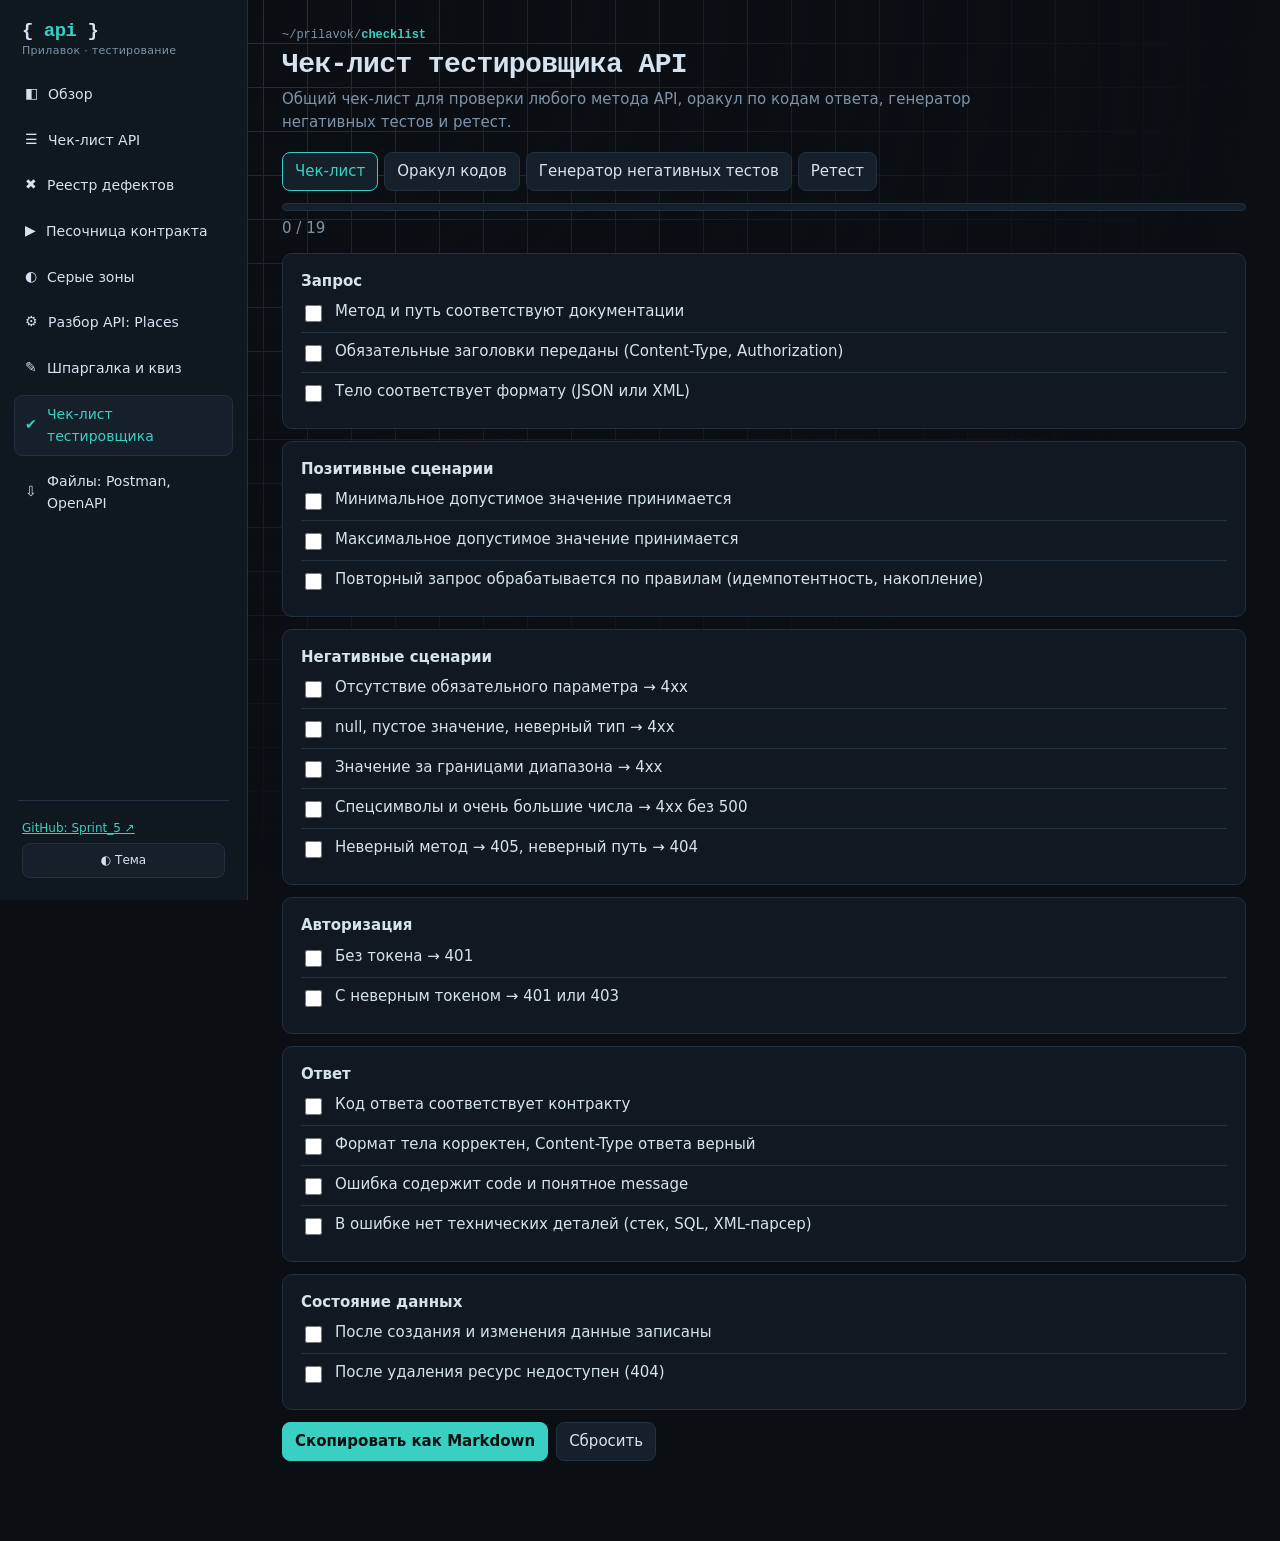
<file: docs/checklist.html>
<!DOCTYPE html><html lang="ru" data-theme="dark"><head><meta charset="utf-8"><meta name="viewport" content="width=device-width,initial-scale=1"><base target="_blank"><script src="assets/head.js"></script><link rel="stylesheet" href="assets/console.css"><title>Чек-лист тестировщика API</title></head>
<body><div class="shell"><aside></aside><main>
<div class="path"></div>
<h1>Чек-лист тестировщика API</h1><p class="lead">Общий чек-лист для проверки любого метода API, оракул по кодам ответа, генератор негативных тестов и ретест.</p>
<div class="tabs" id="tabs"><button class="on" data-t="list">Чек-лист</button><button data-t="oracle">Оракул кодов</button><button data-t="gen">Генератор негативных тестов</button><button data-t="ret">Ретест</button></div>
<div id="list"><div class="prog"><i id="pb"></i></div><div class="mut" id="cnt" style="margin:6px 0"></div><div id="items"></div><div class="row"><button class="p" id="cp">Скопировать как Markdown</button><button id="rs">Сбросить</button></div></div>
<div id="oracle" class="hide"></div>
<div id="gen" class="hide"><div class="card"><div class="row"><input id="pn" placeholder="Имя параметра, например quantity" style="flex:1;min-width:200px"><select id="pt"><option value="int">Целое число</option><option value="num">Дробное число</option><option value="str">Строка</option><option value="arr">Массив</option></select><input id="mn" type="number" placeholder="min" style="width:90px"><input id="mx" type="number" placeholder="max" style="width:90px"><button class="p" id="go">Сгенерировать</button></div><div id="gout"></div><div class="row"><button id="gcp" class="hide">Скопировать как Markdown</button></div></div></div>
<div id="ret" class="hide"><div id="retl"></div></div>
</main></div>
<script src="assets/app.js"></script><script>
shell('checklist');
const G=[['Запрос',['Метод и путь соответствуют документации','Обязательные заголовки переданы (Content-Type, Authorization)','Тело соответствует формату (JSON или XML)']],
['Позитивные сценарии',['Минимальное допустимое значение принимается','Максимальное допустимое значение принимается','Повторный запрос обрабатывается по правилам (идемпотентность, накопление)']],
['Негативные сценарии',['Отсутствие обязательного параметра → 4xx','null, пустое значение, неверный тип → 4xx','Значение за границами диапазона → 4xx','Спецсимволы и очень большие числа → 4xx без 500','Неверный метод → 405, неверный путь → 404']],
['Авторизация',['Без токена → 401','С неверным токеном → 401 или 403']],
['Ответ',['Код ответа соответствует контракту','Формат тела корректен, Content-Type ответа верный','Ошибка содержит code и понятное message','В ошибке нет технических деталей (стек, SQL, XML-парсер)']],
['Состояние данных',['После создания и изменения данные записаны','После удаления ресурс недоступен (404)']]];
const KEY='api-tester-v1';let S=JSON.parse(localStorage.getItem(KEY)||'{}');let n=0;
$('#items').innerHTML=G.map(([h,a])=>'<div class="card"><b>'+h+'</b>'+a.map(t=>{const id='c'+(n++);return '<label class="it '+(S[id]?'done':'')+'"><input type="checkbox" id="'+id+'" '+(S[id]?'checked':'')+'><span class="t">'+t+'</span></label>'}).join('')+'</div>').join('');
function paint(){const b=$$('#items input');let d=0;b.forEach(x=>{x.checked=!!S[x.id];x.parentElement.classList.toggle('done',x.checked);d+=x.checked});$('#pb').style.width=100*d/b.length+'%';$('#cnt').textContent=d+' / '+b.length}
$('#items').onchange=e=>{S[e.target.id]=e.target.checked;localStorage.setItem(KEY,JSON.stringify(S));paint()};$('#rs').onclick=()=>{S={};localStorage.removeItem(KEY);paint()};
$('#cp').onclick=()=>copy($$('#items .card').map(c=>'### '+c.querySelector('b').textContent+'\n'+$$('label',c).map(l=>'- ['+(l.querySelector('input').checked?'x':' ')+'] '+l.textContent.trim()).join('\n')).join('\n\n'));
$('#oracle').innerHTML='<div class="card"><table><tr><th>Код</th><th>Когда</th><th>Пример из проекта</th></tr>'+[[200,'запрос корректен и выполнен','продукт добавлен в набор'],[201,'ресурс создан','набор создан'],[400,'запрос нарушает контракт','quantity = −1, пустой productsList'],[401,'нет авторизации','просмотр корзины без токена'],[404,'ресурс или путь не найден','корзина с несуществующим id'],[405,'метод не разрешён','GET на метод расчёта доставки'],[409,'корректный запрос не совместим с состоянием','нет нужного количества на складе'],[500,'сбой сервера — это всегда дефект для клиентского запроса','необработанный XML или тип данных']].map(r=>'<tr><td>'+sp(r[0])+'</td><td>'+r[1]+'</td><td class="mut">'+r[2]+'</td></tr>').join('')+'</table></div>';
const T=(t)=>$$('#tabs button').forEach(b=>b.classList.toggle('on',b.dataset.t===t))||['list','oracle','gen','ret'].forEach(id=>$('#'+id).classList.toggle('hide',id!==t));
$('#tabs').onclick=e=>{const b=e.target.closest('button');if(b)T(b.dataset.t)};
let gen=[];
$('#go').onclick=()=>{const nm=$('#pn').value.trim()||'param',t=$('#pt').value,mn=$('#mn').value===''?null:+$('#mn').value,mx=$('#mx').value===''?null:+$('#mx').value;const c=[];
 c.push(['параметр отсутствует','400']);c.push(['null','400']);
 if(t=='int'||t=='num'){if(mn!=null){c.push([String(mn-1)+' (меньше min)','400']);c.push([String(mn)+' (min)','200'])}if(mx!=null){c.push([String(mx)+' (max)','200']);c.push([String(mx+1)+' (больше max)','400'])}c.push(['0','зависит от допустимого диапазона']);c.push(['-1','400']);c.push(['"abc" (строка вместо числа)','400']);c.push(['"%" (спецсимвол)','400']);c.push(['2147483648 (больше int)','400']);if(t=='num')c.push(['0.5 / 2.55 (дробные значения)','зависит от точности'])}
 if(t=='str'){c.push(['пустая строка','400']);c.push(['только пробелы','400']);if(mn!=null)c.push(['длина '+(mn-1),'400']);if(mn!=null)c.push(['длина '+mn,'200']);if(mx!=null){c.push(['длина '+mx,'200']);c.push(['длина '+(mx+1),'400'])}c.push(['спецсимволы (% # &)','400']);c.push(['<, > (ломают XML)','400']);c.push(['число вместо строки','400'])}
 if(t=='arr'){c.push(['[] (пустой массив)','400']);c.push(['1 элемент','200']);if(mx!=null){c.push([mx+' элементов (max)','200']);c.push([(mx+1)+' элемент (больше max)','400'])}c.push(['число вместо массива','400']);c.push(['элемент неверного типа','400'])}
 gen=c.map(x=>[nm+': '+x[0],x[1]]);$('#gout').innerHTML='<table><tr><th>№</th><th>Тест</th><th>Ожидаемый код</th></tr>'+gen.map((g,i)=>'<tr><td>'+(i+1)+'</td><td>'+esc(g[0])+'</td><td>'+(/^\d+$/.test(g[1])?sp(g[1]):esc(g[1]))+'</td></tr>').join('')+'</table>';$('#gcp').classList.remove('hide')};
$('#gcp').onclick=()=>copy('| № | Тест | Ожидаемый код |\n|---|---|---|\n'+gen.map((g,i)=>'| '+(i+1)+' | '+g[0]+' | '+g[1]+' |').join('\n'));
const RET=['Получена сборка с исправлениями, зафиксирована версия API','В окружении Postman заполнены baseUrl и token','Выполнена папка «00 Подготовка»','Запущены папки коллекции: наборы, доставка, корзина','Каждый упавший запрос проверен по коду и формату ответа','Исправленные дефекты закрыты, остальные переоткрыты','Позитивные сценарии прогнаны повторно','Закрыты серые зоны высокого риска','Метрики и отчёт обновлены'];let RS=JSON.parse(localStorage.getItem('api-retest-v1')||'{}');
$('#retl').innerHTML='<div class="card">'+RET.map((t,i)=>'<label class="it '+(RS[i]?'done':'')+'"><input type="checkbox" data-r="'+i+'" '+(RS[i]?'checked':'')+'><span class="t">'+t+'</span></label>').join('')+'</div>';
$('#retl').onchange=e=>{RS[e.target.dataset.r]=e.target.checked;localStorage.setItem('api-retest-v1',JSON.stringify(RS));e.target.parentElement.classList.toggle('done',e.target.checked)};
paint();
</script></body></html>
</file>
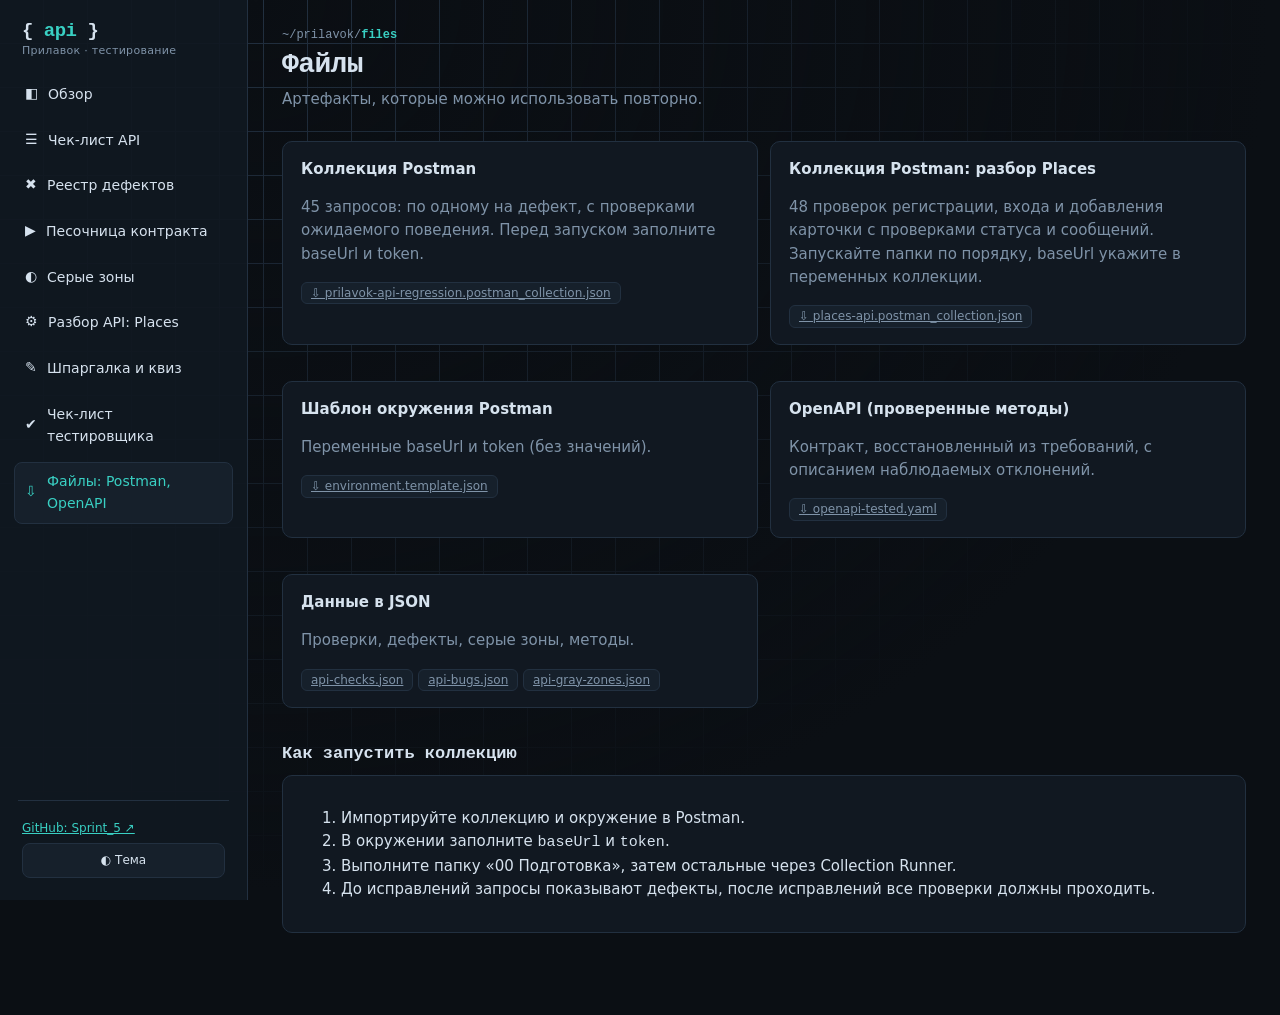
<file: docs/files.html>
<!DOCTYPE html><html lang="ru" data-theme="dark"><head><meta charset="utf-8"><meta name="viewport" content="width=device-width,initial-scale=1"><base target="_blank"><script src="assets/head.js"></script><link rel="stylesheet" href="assets/console.css"><title>Файлы: Postman и OpenAPI</title></head>
<body><div class="shell"><aside></aside><main>
<div class="path"></div>
<h1>Файлы</h1><p class="lead">Артефакты, которые можно использовать повторно.</p>
<div class="grid g2">
<div class="card"><b>Коллекция Postman</b><p class="mut">45 запросов: по одному на дефект, с проверками ожидаемого поведения. Перед запуском заполните baseUrl и token.</p><a class="tag" href="files/prilavok-api-regression.postman_collection.json" download>⇩ prilavok-api-regression.postman_collection.json</a></div>
<div class="card"><b>Коллекция Postman: разбор Places</b><p class="mut">48 проверок регистрации, входа и добавления карточки с проверками статуса и сообщений. Запускайте папки по порядку, baseUrl укажите в переменных коллекции.</p><a class="tag" href="files/places-api.postman_collection.json" download>⇩ places-api.postman_collection.json</a></div>
<div class="card"><b>Шаблон окружения Postman</b><p class="mut">Переменные baseUrl и token (без значений).</p><a class="tag" href="files/environment.template.json" download>⇩ environment.template.json</a></div>
<div class="card"><b>OpenAPI (проверенные методы)</b><p class="mut">Контракт, восстановленный из требований, с описанием наблюдаемых отклонений.</p><a class="tag" href="files/openapi-tested.yaml" download>⇩ openapi-tested.yaml</a></div>
<div class="card"><b>Данные в JSON</b><p class="mut">Проверки, дефекты, серые зоны, методы.</p><a class="tag" href="data/api-checks.json">api-checks.json</a> <a class="tag" href="data/api-bugs.json">api-bugs.json</a> <a class="tag" href="data/api-gray-zones.json">api-gray-zones.json</a></div></div>
<h2>Как запустить коллекцию</h2><div class="card"><ol><li>Импортируйте коллекцию и окружение в Postman.</li><li>В окружении заполните <code>baseUrl</code> и <code>token</code>.</li><li>Выполните папку «00 Подготовка», затем остальные через Collection Runner.</li><li>До исправлений запросы показывают дефекты, после исправлений все проверки должны проходить.</li></ol></div>
</main></div>
<script src="assets/app.js"></script><script>
shell('files');
</script></body></html>
</file>
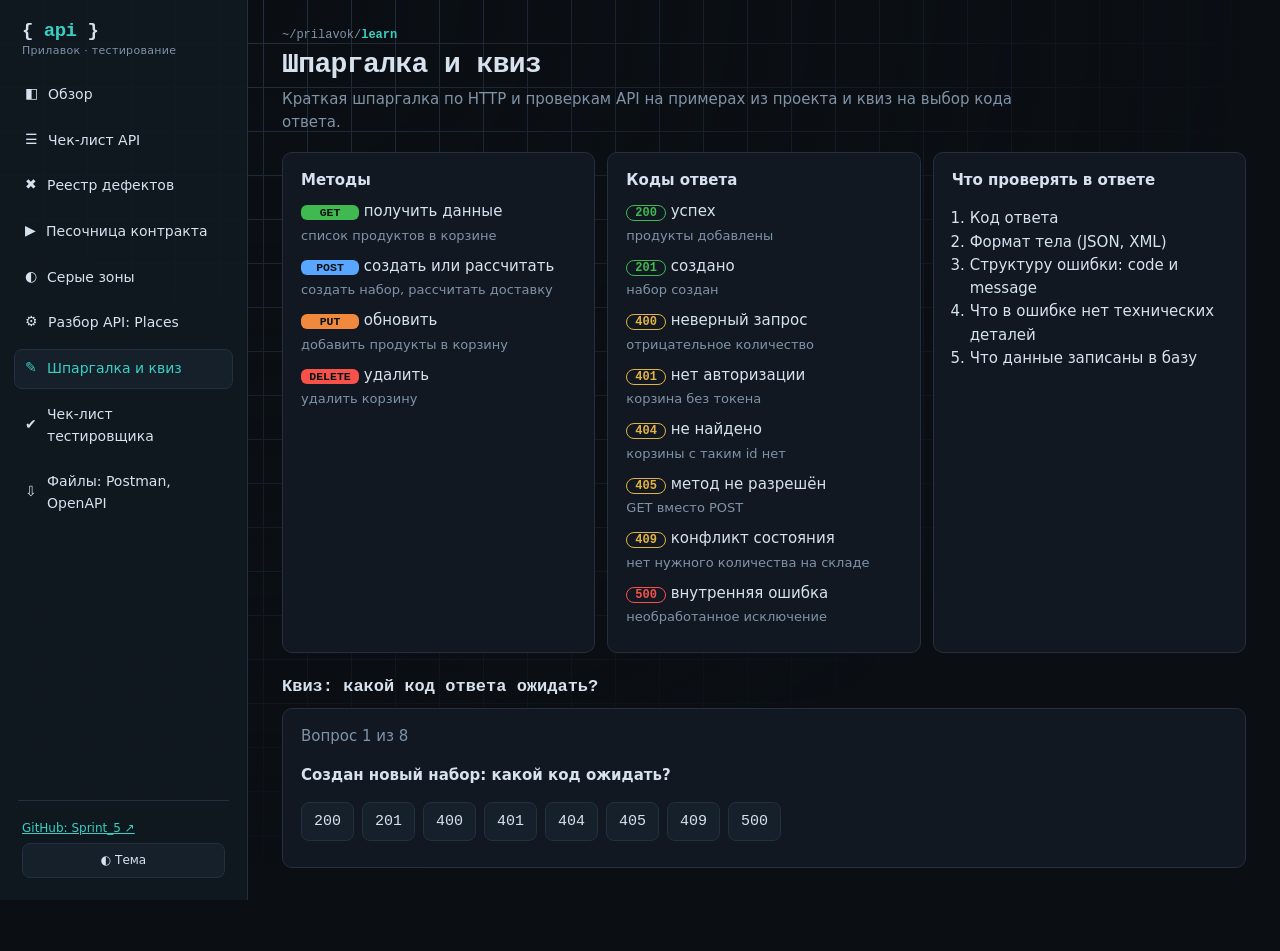
<file: docs/learn.html>
<!DOCTYPE html><html lang="ru" data-theme="dark"><head><meta charset="utf-8"><meta name="viewport" content="width=device-width,initial-scale=1"><base target="_blank"><script src="assets/head.js"></script><link rel="stylesheet" href="assets/console.css"><title>Шпаргалка и квиз</title></head>
<body><div class="shell"><aside></aside><main>
<div class="path"></div>
<h1>Шпаргалка и квиз</h1><p class="lead">Краткая шпаргалка по HTTP и проверкам API на примерах из проекта и квиз на выбор кода ответа.</p>
<div class="grid g3" id="cards"></div><h2>Квиз: какой код ответа ожидать?</h2><div class="card" id="quiz"></div>
</main></div>
<script src="assets/app.js"></script><script>
shell('learn');
const M=[['GET','получить данные','список продуктов в корзине'],['POST','создать или рассчитать','создать набор, рассчитать доставку'],['PUT','обновить','добавить продукты в корзину'],['DELETE','удалить','удалить корзину']];
const ST=[[200,'успех','продукты добавлены'],[201,'создано','набор создан'],[400,'неверный запрос','отрицательное количество'],[401,'нет авторизации','корзина без токена'],[404,'не найдено','корзины с таким id нет'],[405,'метод не разрешён','GET вместо POST'],[409,'конфликт состояния','нет нужного количества на складе'],[500,'внутренняя ошибка','необработанное исключение']];
$('#cards').innerHTML='<div class="card" style="margin:0"><b>Методы</b>'+M.map(m=>'<p style="margin:8px 0">'+mb(m[0])+' '+m[1]+'<br><span class="mut" style="font-size:13px">'+m[2]+'</span></p>').join('')+'</div>'+
 '<div class="card" style="margin:0"><b>Коды ответа</b>'+ST.map(s=>'<p style="margin:8px 0">'+sp(s[0])+' '+s[1]+'<br><span class="mut" style="font-size:13px">'+s[2]+'</span></p>').join('')+'</div>'+
 '<div class="card" style="margin:0"><b>Что проверять в ответе</b><ol style="padding-left:18px"><li>Код ответа</li><li>Формат тела (JSON, XML)</li><li>Структуру ошибки: code и message</li><li>Что в ошибке нет технических деталей</li><li>Что данные записаны в базу</li></ol></div>';
const Q=[['Создан новый набор: какой код ожидать?',201,'Создание ресурса возвращает 201 Created.'],['Запрос корзины без токена авторизации',401,'Нет авторизации — 401.'],['Добавили в корзину продукт с quantity = −1',400,'Запрос нарушает контракт — 400. В проекте сервер вернул 200 (Б26).'],['Корзины с id = 99 нет, запрашиваем её',404,'Ресурс не найден — 404.'],['GET вместо POST на метод расчёта доставки',405,'Метод не разрешён — 405.'],['Продуктов нужного количества нет на складе',409,'Запрос корректен, но состояние не позволяет выполнить — 409.'],['Тело запроса содержит нарушенный XML',400,'Ошибка формата запроса — 400. В проекте сервер вернул 500 (Б16).'],['Продукт успешно добавлен в набор',200,'Успех — 200.']];
let qi=0,sc=0;
function show(){const box=$('#quiz');if(qi>=Q.length){box.innerHTML='<h3 class="mono" style="margin-top:0">Результат: '+sc+' из '+Q.length+'</h3><p>'+(sc>=7?'Отлично: коды ответов вы знаете.':'Повторите таблицу кодов выше и попробуйте ещё раз.')+'</p><button class="p" id="re">Пройти заново</button>';$('#re').onclick=()=>{qi=0;sc=0;show()};return}
 const q=Q[qi];box.innerHTML='<p class="mut" style="margin-top:0">Вопрос '+(qi+1)+' из '+Q.length+'</p><p><b>'+esc(q[0])+'</b></p><div class="row">'+ST.map(s=>'<button data-c="'+s[0]+'" class="mono">'+s[0]+'</button>').join('')+'</div><div id="fb"></div>';
 $$('button[data-c]',box).forEach(b=>b.onclick=()=>{const ok=+b.dataset.c===q[1];if(ok)sc++;$$('button[data-c]',box).forEach(x=>{x.disabled=true;if(+x.dataset.c===q[1])x.classList.add('ok')});if(!ok)b.classList.add('no');
  $('#fb').innerHTML='<p>'+(ok?'✅ Верно. ':'❌ Нет, ожидается '+q[1]+'. ')+esc(q[2])+'</p><button class="p" id="nx">Дальше →</button>';$('#nx').onclick=()=>{qi++;show()}})}
show();
</script></body></html>
</file>
<file: docs/assets/console.css>
:root{--bg:#0b0f14;--panel:#111821;--panel2:#16202b;--line:#223040;--tx:#d6e2ee;--mut:#7f93a8;--ac:#39d0c3;--ac2:#7aa2ff;
--get:#3fb950;--post:#58a6ff;--put:#f0883e;--delete:#f85149;--ok:#3fb950;--warn:#e3b341;--bad:#f85149;--ink:#04110f;
--mono:ui-monospace,"SF Mono","JetBrains Mono",Menlo,Consolas,monospace;--sans:system-ui,-apple-system,"Segoe UI",sans-serif;--r:10px}
[data-theme=light]{--bg:#f4f7fa;--panel:#fff;--panel2:#eef3f8;--line:#d5dee8;--tx:#16222e;--mut:#5d7186;--ac:#0b8f86;--ac2:#2f5fd0;--ink:#fff}
*{box-sizing:border-box}html{scroll-behavior:smooth}
body{margin:0;background:var(--bg);color:var(--tx);font:15px/1.55 var(--sans);
background-image:linear-gradient(var(--line) 1px,transparent 1px),linear-gradient(90deg,var(--line) 1px,transparent 1px);background-size:44px 44px;background-position:-1px -1px;background-attachment:fixed}
body::before{content:"";position:fixed;inset:0;background:radial-gradient(ellipse at 20% 0,transparent 0,var(--bg) 70%);pointer-events:none;z-index:0}
a{color:var(--ac)}code,pre,.mono{font-family:var(--mono)}
.shell{position:relative;z-index:1;display:grid;grid-template-columns:248px 1fr;min-height:100vh}
aside{position:sticky;top:0;height:100vh;padding:18px 14px;border-right:1px solid var(--line);background:color-mix(in srgb,var(--panel) 92%,transparent);display:flex;flex-direction:column;gap:6px;overflow:auto}
.logo{font:700 19px var(--mono);letter-spacing:-.5px;padding:2px 8px 12px}.logo b{color:var(--ac)}.logo small{display:block;font:500 11px var(--sans);color:var(--mut);letter-spacing:.3px;margin-top:2px}
aside a.nav{display:flex;gap:10px;align-items:center;padding:8px 10px;border-radius:8px;color:var(--tx);text-decoration:none;font-size:14px;border:1px solid transparent}
aside a.nav:hover{background:var(--panel2)}aside a.nav.on{background:var(--panel2);border-color:var(--line);color:var(--ac)}
aside .sep{height:1px;background:var(--line);margin:8px 4px}aside .grow{flex:1}
aside .foot{font-size:12px;color:var(--mut);display:flex;flex-direction:column;gap:6px;padding:4px 8px}
main{padding:28px 34px 70px;max-width:1180px;width:100%}
.path{font:12px var(--mono);color:var(--mut);margin-bottom:6px}.path b{color:var(--ac);font-weight:600}
h1{font:700 28px/1.2 var(--mono);margin:0 0 6px;letter-spacing:-.6px}h2{font:600 17px var(--mono);margin:24px 0 10px}.lead{color:var(--mut);max-width:760px;margin:0 0 18px}
.card{background:var(--panel);border:1px solid var(--line);border-radius:var(--r);padding:16px 18px;margin:12px 0}
.term{background:var(--panel);border:1px solid var(--line);border-radius:var(--r);overflow:hidden;margin:12px 0}
.term>.bar{display:flex;gap:6px;align-items:center;padding:8px 12px;background:var(--panel2);border-bottom:1px solid var(--line);font:12px var(--mono);color:var(--mut)}
.term>.bar i{width:10px;height:10px;border-radius:50%;background:#f85149}.term>.bar i:nth-child(2){background:#e3b341}.term>.bar i:nth-child(3){background:#3fb950}.term>.bar span{margin-left:8px}
.term>.body{padding:14px 16px}
pre{margin:0;padding:10px 12px;background:var(--bg);border:1px solid var(--line);border-radius:8px;overflow:auto;font-size:12.5px;line-height:1.5;white-space:pre-wrap;word-break:break-word}
.grid{display:grid;gap:12px}.g4{grid-template-columns:repeat(auto-fit,minmax(170px,1fr))}.g3{grid-template-columns:repeat(auto-fit,minmax(250px,1fr))}.g2{grid-template-columns:repeat(auto-fit,minmax(340px,1fr))}
.kpi{background:var(--panel);border:1px solid var(--line);border-radius:var(--r);padding:14px 16px}.kpi .n{font:700 34px var(--mono);letter-spacing:-1px}.kpi .l{color:var(--mut);font-size:13px}
.m{display:inline-block;min-width:58px;text-align:center;padding:1px 8px;border-radius:6px;font:700 11.5px var(--mono);color:var(--ink)}
.m.GET{background:var(--get)}.m.POST{background:var(--post)}.m.PUT{background:var(--put)}.m.DELETE{background:var(--delete)}
.sp{display:inline-block;padding:0 8px;border-radius:999px;font:600 12px var(--mono);border:1px solid}
.sp.s2{color:var(--ok);border-color:var(--ok)}.sp.s4{color:var(--warn);border-color:var(--warn)}.sp.s5{color:var(--bad);border-color:var(--bad)}
.tag{display:inline-block;padding:1px 9px;border-radius:6px;font-size:12px;background:var(--panel2);border:1px solid var(--line);color:var(--mut)}
.tag.high{color:var(--bad);border-color:var(--bad)}.tag.medium{color:var(--warn);border-color:var(--warn)}.tag.low{color:var(--ok);border-color:var(--ok)}
.st{font:600 12px var(--mono);padding:1px 8px;border-radius:6px}.st.Passed{background:#3fb95022;color:var(--ok)}.st.Failed{background:#f8514922;color:var(--bad)}.st.Skipped{background:#7f93a822;color:var(--mut)}
input,select,button,textarea{font:inherit;color:var(--tx);background:var(--panel2);border:1px solid var(--line);border-radius:8px;padding:7px 12px}
input:focus,select:focus,textarea:focus{outline:2px solid var(--ac);outline-offset:-1px}button{cursor:pointer}button:hover{border-color:var(--ac)}
button.p{background:var(--ac);color:var(--ink);border-color:var(--ac);font-weight:600}textarea{width:100%;font:13px/1.5 var(--mono);min-height:210px;resize:vertical}
.row{display:flex;gap:8px;flex-wrap:wrap;align-items:center;margin:10px 0}.mut{color:var(--mut)}.sp1{flex:1}
details>summary{cursor:pointer;list-style:none}details>summary::-webkit-details-marker{display:none}details>summary::before{content:"▸";color:var(--ac);margin-right:8px;font-family:var(--mono)}details[open]>summary::before{content:"▾"}
.diff{display:grid;grid-template-columns:1fr 1fr;gap:10px}.diff pre.e{border-color:#3fb95066;background:#3fb9500d}.diff pre.a{border-color:#f8514966;background:#f851490d}.diff h4{margin:8px 0 4px;font:600 12px var(--mono);color:var(--mut)}
@media(max-width:860px){.diff{grid-template-columns:1fr}.shell{grid-template-columns:1fr}aside{position:static;height:auto;flex-direction:row;flex-wrap:wrap}main{padding:20px 16px}}
img.shot{max-width:100%;border:1px solid var(--line);border-radius:8px;margin-top:8px}
.bar-h{height:14px;border-radius:4px;background:linear-gradient(90deg,var(--ac),var(--ac2))}.bar-row{display:grid;grid-template-columns:230px 1fr 40px;gap:10px;align-items:center;margin:8px 0;font-size:13px}
.hm{display:grid;grid-template-columns:70px repeat(4,1fr);gap:4px;font:12px var(--mono)}.hm div{padding:10px 6px;text-align:center;border-radius:6px;background:var(--panel2)}.hm .h{background:none;color:var(--mut)}
.ladder{display:grid;gap:8px}.step{display:grid;grid-template-columns:34px 1fr;gap:12px;align-items:center;padding:10px 12px;border:1px solid var(--line);border-radius:var(--r);background:var(--panel)}
.step .nn{width:30px;height:30px;border-radius:50%;display:grid;place-items:center;font:700 13px var(--mono);background:var(--panel2);color:var(--mut)}.step.cur{border-color:var(--ac);box-shadow:0 0 0 1px var(--ac) inset}.step.cur .nn{background:var(--ac);color:var(--ink)}
.type{border-right:2px solid var(--ac);white-space:pre-wrap;animation:blink 1s steps(2) infinite}@keyframes blink{50%{border-color:transparent}}
.opt{display:block;width:100%;text-align:left;margin:6px 0}.opt.ok{border-color:var(--ok);background:#3fb95022}.opt.no{border-color:var(--bad);background:#f8514922}
label.it{display:flex;gap:10px;padding:7px 0;border-bottom:1px solid var(--line);cursor:pointer;align-items:flex-start}label.it:last-child{border:0}label.it input{margin-top:5px;width:17px;height:17px;accent-color:var(--ac);flex:none}label.it.done .t{color:var(--mut);text-decoration:line-through}
.prog{height:8px;background:var(--panel2);border-radius:6px;overflow:hidden;border:1px solid var(--line)}.prog i{display:block;height:100%;width:0;background:var(--ac);transition:width .25s}
.tabs{display:flex;gap:6px;flex-wrap:wrap;margin:12px 0}.tabs button.on{border-color:var(--ac);color:var(--ac)}.hide{display:none}
.toast{position:fixed;bottom:22px;left:50%;transform:translateX(-50%);background:var(--ac);color:var(--ink);padding:8px 16px;border-radius:8px;opacity:0;transition:.2s;z-index:9;font-weight:600}.toast.on{opacity:1}
table{border-collapse:collapse;width:100%;font-size:13.5px}td,th{border:1px solid var(--line);padding:6px 10px;text-align:left;vertical-align:top}th{background:var(--panel2)}
</file>
